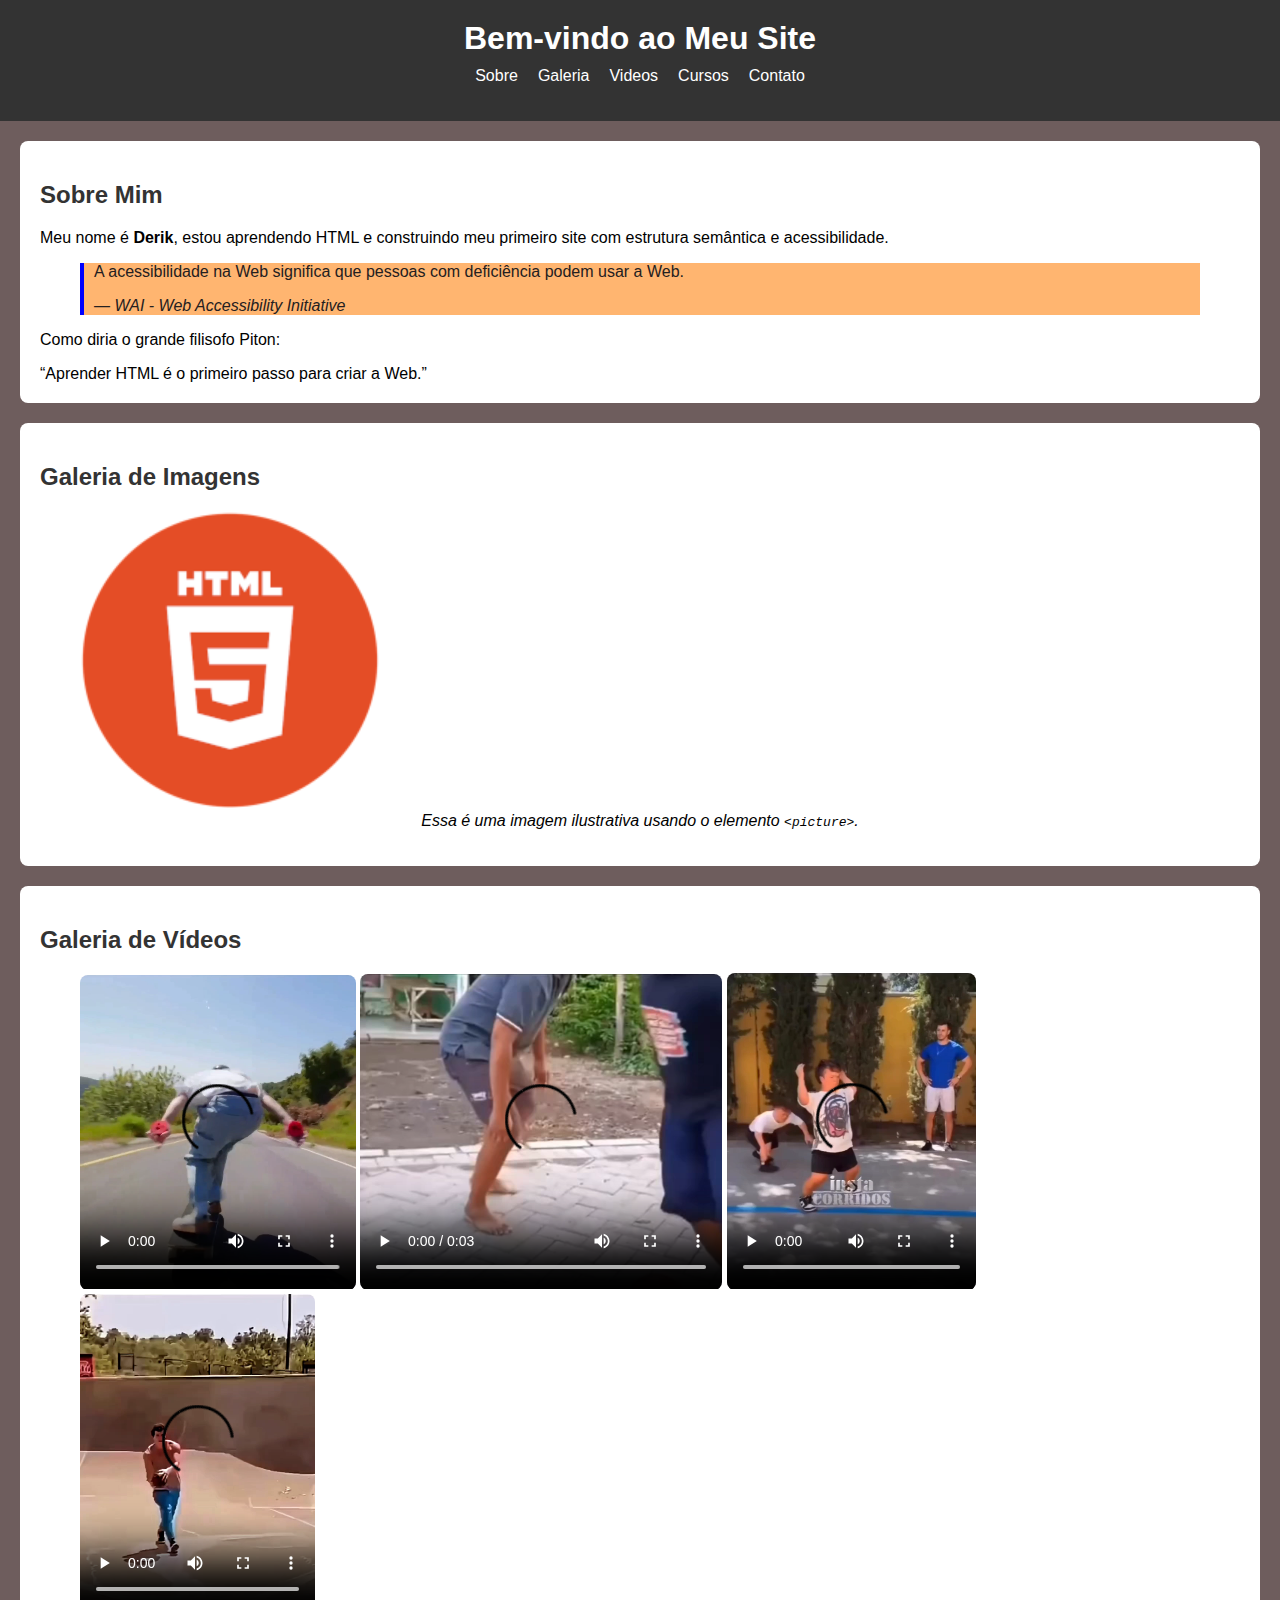
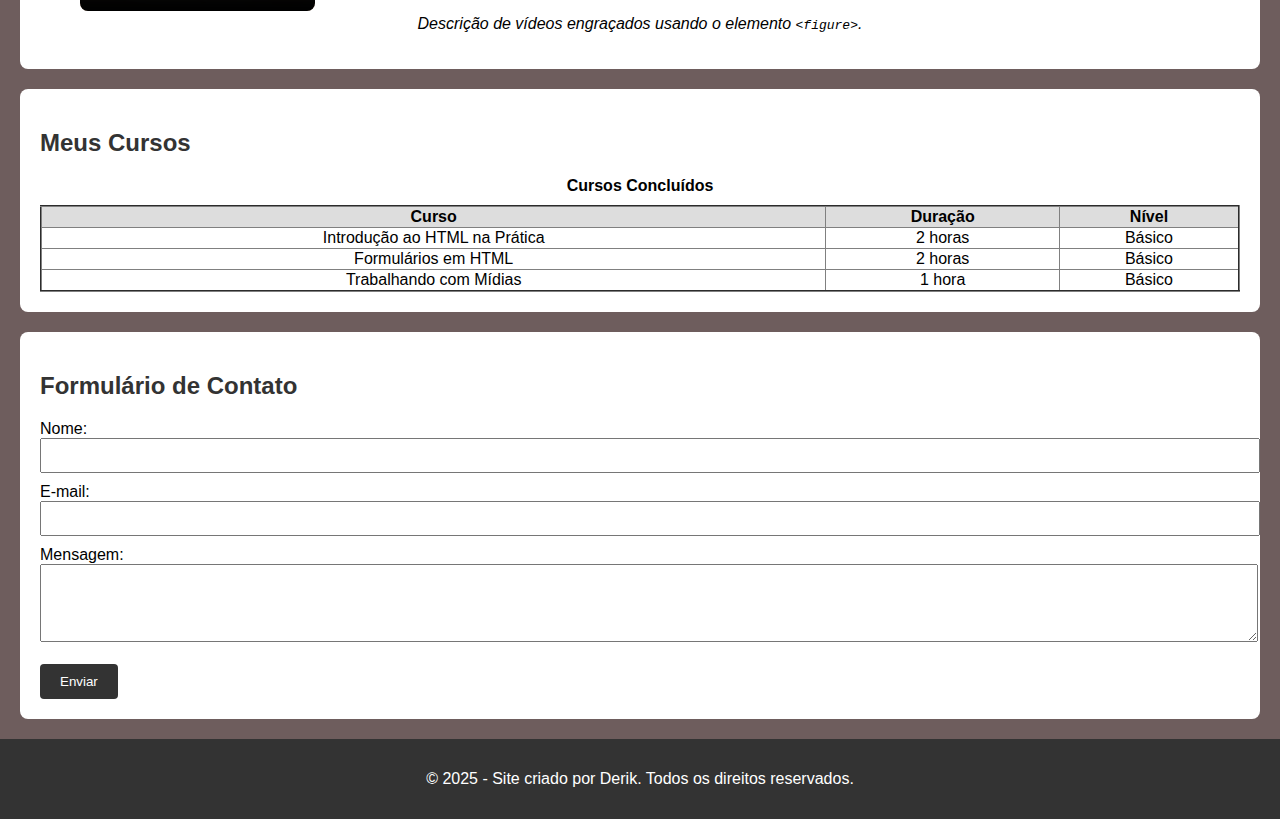
<file: index.html>
<!DOCTYPE html>
<html lang="pt-BR">
<head>
  <meta charset="UTF-8">
  <meta name="viewport" content="width=device-width, initial-scale=1.0">
  <title>Meu Site Pessoal</title>
  <meta name="description" content="Site simples criado com HTML5 semântico e acessível.">
</head>
<body style="font-family: Arial, sans-serif; margin: 0; padding: 0; background-color: #6e5d5d;">

  <header style="background-color: #333; color: white; padding: 20px; text-align: center;">
    <h1 style="margin: 0;">Bem-vindo ao Meu Site</h1>
    <nav aria-label="Menu principal">
      <ul style="list-style: none; padding: 0; display: flex; justify-content: center; gap: 20px; margin-top: 10px;">
        <li><a href="#sobre" style="color: white; text-decoration: none;">Sobre</a></li>
        <li><a href="#galeria" style="color: white; text-decoration: none;">Galeria</a></li>
        <li><a href="#videos" style="color: white; text-decoration: none;">Videos</a></li>
        <li><a href="#cursos" style="color: white; text-decoration: none;">Cursos</a></li>
        <li><a href="#contato" style="color: white; text-decoration: none;">Contato</a></li>
      </ul>
    </nav>
  </header>

  <main style="padding: 20px;">

    <article id="sobre" style="background-color: white; padding: 20px; border-radius: 8px; margin-bottom: 20px;">
      <h2 style="color: #333;">Sobre Mim</h2>
      <p>Meu nome é <strong>Derik</strong>, estou aprendendo HTML e construindo meu primeiro site com estrutura semântica e acessibilidade.</p>

      <blockquote cite="https://www.w3.org/WAI/" style="border-left: 4px solid blue; padding-left: 10px; color: #242020;background-color: rgb(255, 181, 112);">
        <p>A acessibilidade na Web significa que pessoas com deficiência podem usar a Web.</p>
        <footer>— <cite>WAI - Web Accessibility Initiative</cite></footer>
      </blockquote>

      <p>Como diria o grande filisofo Piton:</p>
      <q>Aprender HTML é o primeiro passo para criar a Web.</q>
    </article>

    <article id="galeria" style="background-color: white; padding: 20px; border-radius: 8px; margin-bottom: 20px;">
      <h2 style="color: #333;">Galeria de Imagens</h2>
      <figure>
        <picture>
          <source srcset="html200.png" type="image/avif">
          <source srcset="html200.png" type="image/webp">
          <img src="html200.png" alt="Descrição de uma imagem HTML" width="300" style="border-radius: 8px;">
        </picture>
        <figcaption style="text-align: center; font-style: italic;">Essa é uma imagem ilustrativa usando o elemento <code>&lt;picture&gt;</code>.</figcaption>
      </figure>
    </article>

     <article id="videos" style="background-color: white; padding: 20px; border-radius: 8px; margin-bottom: 20px;">
      <h2 style="color: #333;">Galeria de Vídeos</h2>
      <figure>
        <video controls width="276" style="border-radius: 8px;">
          <source src="24.mp4" type="video/mp4">
          Seu navegador não suporta o elemento <code>video</code>.
        </video>
        <video controls width="362" style="border-radius: 8px;">
          <source src="19.mp4" type="video/mp4">
          Seu navegador não suporta o elemento <code>video</code>.
        </video>
        <video controls width="249" style="border-radius: 8px;">
          <source src="21.mp4" type="video/mp4">
          Seu navegador não suporta o elemento <code>video</code>.
        </video>
        <video controls width="235" style="border-radius: 8px;">
          <source src="27.mp4" type="video/mp4">
          Seu navegador não suporta o elemento <code>video</code>.
        </video>
        <figcaption style="text-align: center; font-style: italic;">Descrição de vídeos engraçados usando o elemento <code>&lt;figure&gt;</code>.</figcaption></figcaption>
      </figure>
    </article>
  

    <article id="cursos" style="background-color: white; padding: 20px; border-radius: 8px; margin-bottom: 20px;">
      <h2 style="color: #333;">Meus Cursos</h2>
      <table border="2" summary="Tabela com os cursos realizados no bootcamp." style="width: 100%; border-collapse: collapse; text-align: center;">
        <caption style="margin-bottom: 10px; font-weight: bold;">Cursos Concluídos</caption>
        <thead style="background-color: #ddd;">
          <tr>
            <th>Curso</th>
            <th>Duração</th>
            <th>Nível</th>
          </tr>
        </thead>
        <tbody>
          <tr>
            <td>Introdução ao HTML na Prática</td>
            <td>2 horas</td>
            <td>Básico</td>
          </tr>
          <tr>
            <td>Formulários em HTML</td>
            <td>2 horas</td>
            <td>Básico</td>
          </tr>
          <tr>
            <td>Trabalhando com Mídias</td>
            <td>1 hora</td>
            <td>Básico</td>
          </tr>
        </tbody>
      </table>
    </article>

    <article id="contato" style="background-color: white; padding: 20px; border-radius: 8px;">
      <h2 style="color: #333;">Formulário de Contato</h2>
      <form aria-label="Formulário de contato" action="#" method="post">
        <label for="nome">Nome:</label><br>
        <input type="text" id="nome" name="nome" required style="width: 100%; padding: 8px; margin-bottom: 10px;"><br>

        <label for="email">E-mail:</label><br>
        <input type="email" id="email" name="email" required style="width: 100%; padding: 8px; margin-bottom: 10px;"><br>

        <label for="mensagem">Mensagem:</label><br>
        <textarea id="mensagem" name="mensagem" rows="4" cols="50" required style="width: 100%; padding: 8px;"></textarea><br><br>

        <button type="submit" style="padding: 10px 20px; background-color: #333; color: white; border: none; border-radius: 4px;">Enviar</button>
      </form>
    </article>

  </main>

  <footer style="background-color: #333; color: white; text-align: center; padding: 15px;">
    <p>&copy; 2025 - Site criado por Derik. Todos os direitos reservados.</p>
  </footer>

</body>
</html>
</file>
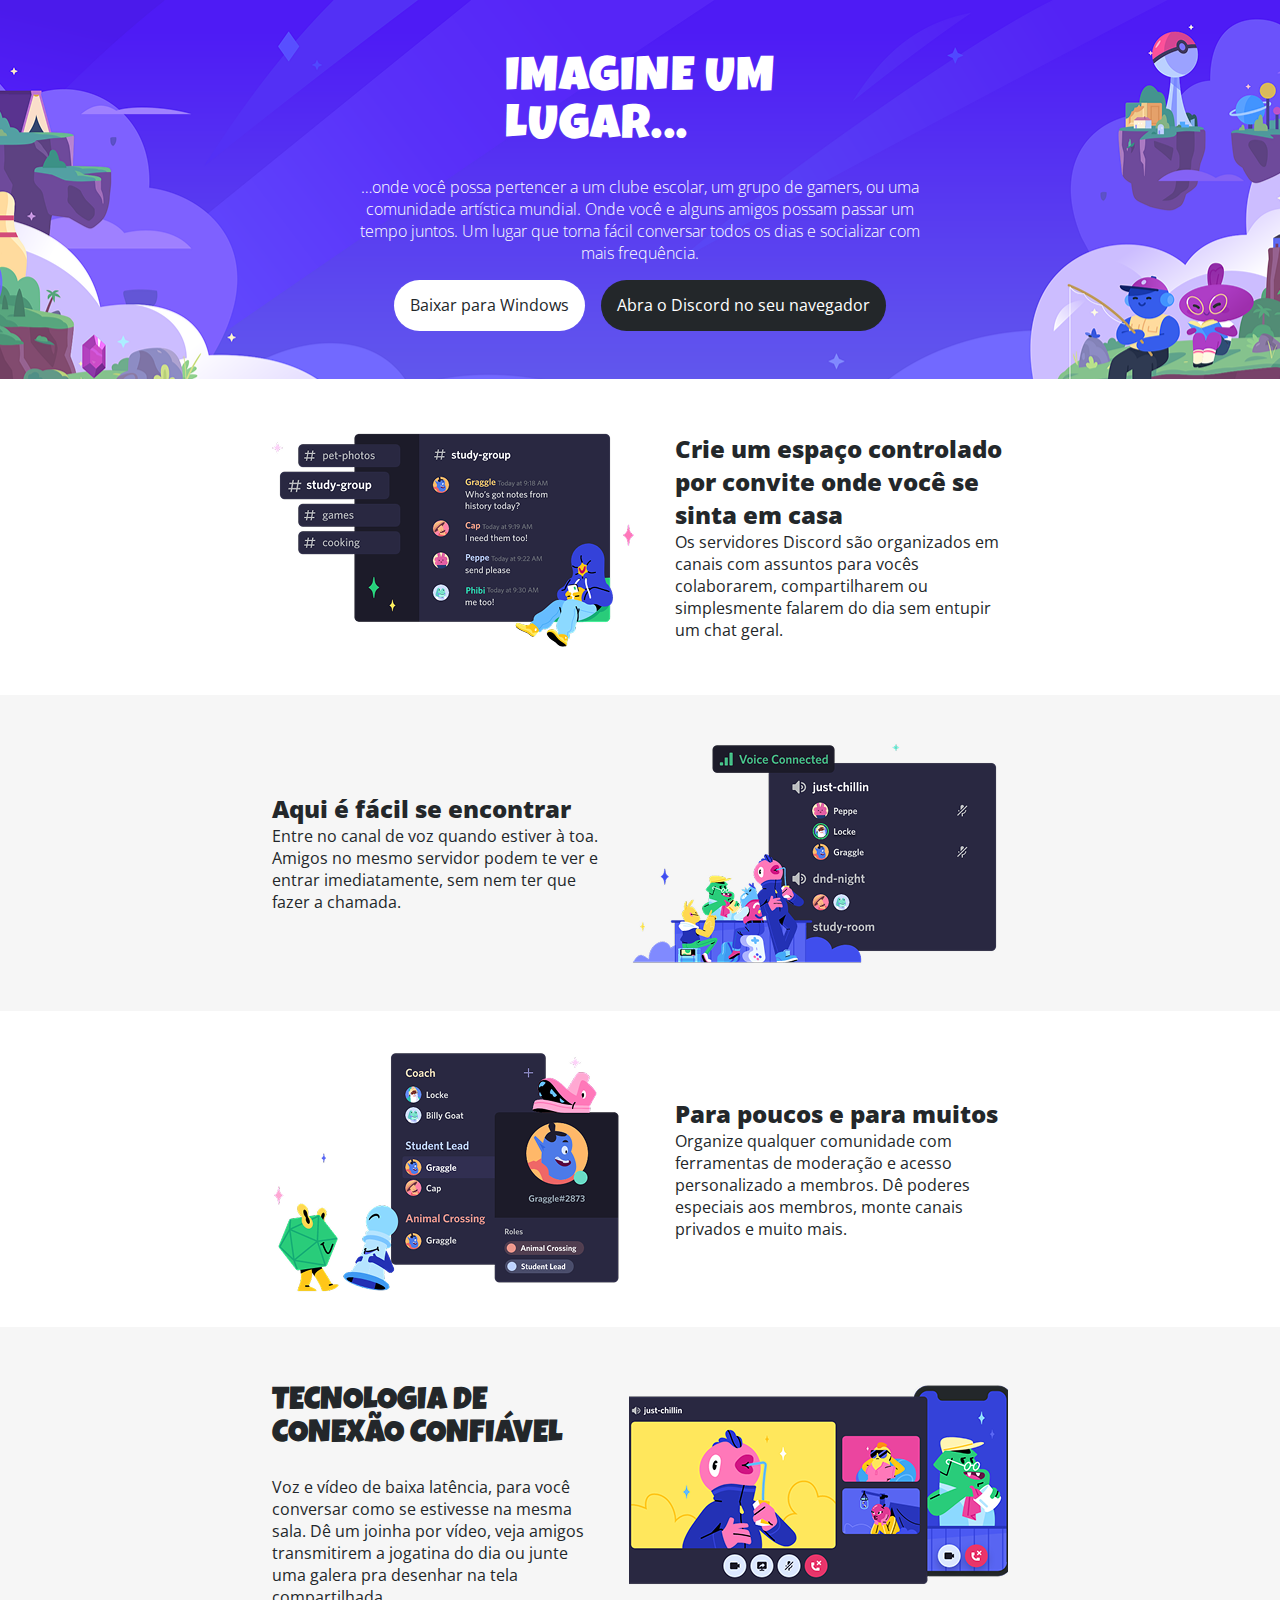
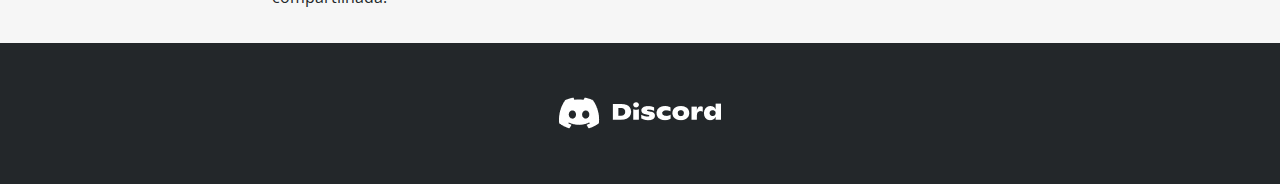
<file: projeto_discord/Projeto Discord/index.html>
<!DOCTYPE html>
<html lang="pt-br">
<head>
    
    <meta charset="UTF-8">
    <meta name="viewport" content="width=device-width, initial-scale=1.0">
    <title>Discord</title>
    <link rel="stylesheet" href="styles.css">
    <link rel="preconnect" href="https://fonts.googleapis.com">
    <link rel="preconnect" href="https://fonts.gstatic.com" crossorigin>
    <link href="https://fonts.googleapis.com/css2?family=Luckiest+Guy&family=Open+Sans:ital,wght@0,300..800;1,300..800&display=swap" rel="stylesheet">


</head>
<body>

    <header>
        <div class="hero">
        <h1>IMAGINE UM <br>LUGAR...</h1>
        <p>…onde você possa pertencer a um clube escolar, um grupo de gamers, ou uma comunidade artística mundial. Onde você e alguns amigos possam passar um tempo juntos. Um lugar que torna fácil conversar todos os dias e socializar com mais frequência.</p>
        <div class="button-wrapper">
            <a href="#" class="button1">Baixar para Windows</a>
            <a href="#" class="button2">Abra o Discord no seu navegador</a>
        </div>
        </div>
        
      
    </header>
<main>
     <div class="section-container">
        <section class="section-item" id="1">
        <img src="images/Section Image-1.png" alt="ds1">
        <div class="text-wrapper">
            <h2>Crie um espaço controlado por convite onde você se sinta em casa</h2>
            <p>Os servidores Discord são organizados em canais com assuntos para vocês colaborarem, compartilharem ou simplesmente falarem do dia sem entupir um chat geral.</p>
        </div>
    </section>

    <div class="section-container2">
        <section class="section-item" id="item2">
        
       <div class="text-wrapper">
        <h2>Aqui é fácil se encontrar</h2>
        <p>Entre no canal de voz quando estiver à toa. Amigos no mesmo servidor podem te ver e entrar imediatamente, sem nem ter que fazer a chamada.

        </p></div> 
        <img src="images/Section Image-2.png" alt="">
    </section>
    </div>
   
    
    <div class="section-container"></div>
    <section class="section-item" id="3">
        <img src="images/Section Image-3.png" alt="">
        <div class="text-wrapper">
             <h2>Para poucos e para muitos</h2>
            <p>
            Organize qualquer comunidade com ferramentas de moderação e acesso personalizado a membros. Dê poderes especiais aos membros, monte canais privados e muito mais.
        </p>
        </div>
       
    </section>
    <div class="section-container2">
        <section class="section-item" id="item4">
        <div class="text-wrapper">
            <h2>TECNOLOGIA DE CONEXÃO CONFIÁVEL</h2>
        <p>Voz e vídeo de baixa latência, para você conversar como se estivesse na mesma sala. Dê um joinha por vídeo, veja amigos transmitirem a jogatina do dia ou junte uma galera pra desenhar na tela compartilhada.</p>
        </div>
        
        <img src="images/Section Image 4.png" alt="">
  
    </section>
    </div>
    
    </div>
    
</main>
    

    <footer>
        <img src="images/Logo.png" alt="">
    </footer>
   
    
</body>
</html>
</file>
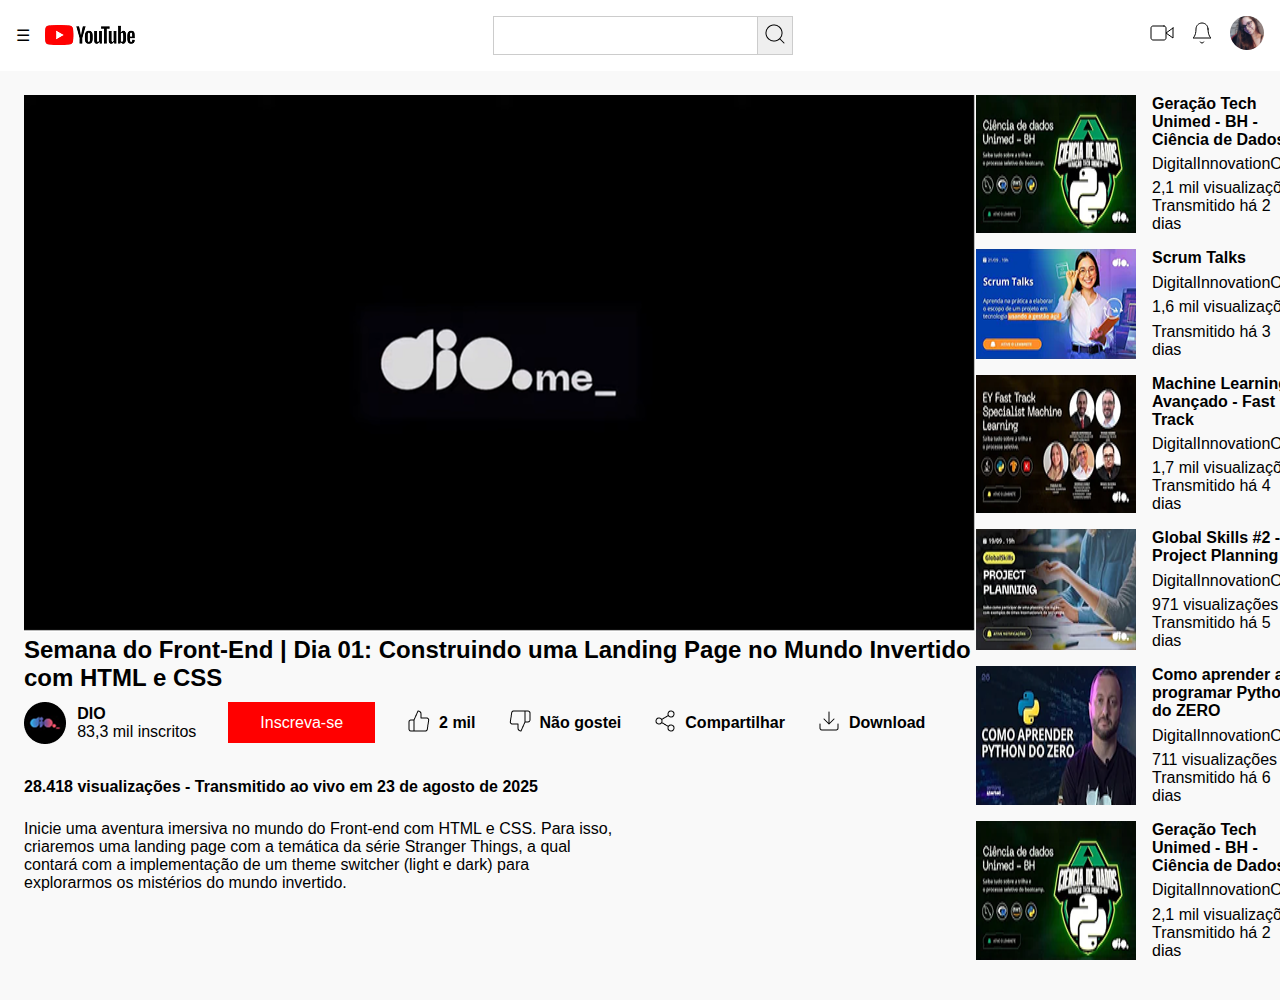
<file: clonando-youtube/youtube.html>
<!DOCTYPE html>
<html lang="pt-br">
<head>
    <meta charset="UTF-8">
    <meta name="viewport" content="width=device-width, initial-scale=1.0">
    <title>Youtube</title>
    <link rel="stylesheet" href="styles.css">
</head>
<body>
        <header>
          <div class="left-header">
            <span class="menu-icon">☰</span>
            <img src="images/youtube 1.png" alt="Logo youtube" class="logo">
          </div>
      

          <div class="search-box">
            <input type="text">
            <button class="search-icon"><img src="images/header/search.png" alt=""></button>
          </div>
      
          
          <div class="right-header">
            <div class="profile">
                <a href="#"><img src="images/video.svg" alt="imagem de video"></a>
                <a href="#"><img src="images/bell.svg" alt="imagem de sino"></a>
                <a href="#"><img src="images/Avatar.svg" alt="imagem de perfil"></a>
            </div>
          </div>
        </header>

    <main>
        <section class="video-area">
            <div class="video-frame">
                <div class="video-simulação">
                    <img src="images/image 2.png" alt="">                   
                </div>

                <h2>Semana do Front-End | Dia 01: Construindo uma Landing Page no Mundo Invertido com HTML e CSS</h2>
               
                
                   
                 
                
                <div class="acoes">
                    <div class="channel-box">
                    <img src="images/main/Channel Avatar.png" alt="">
                    
                    <div class="">
                        <b>DIO</b>
                        <p>83,3 mil inscritos</p>
                    </div>
                    


                    </div>
                    <div class="button">
                        <div class="subscribe">
                         <a href="#" class="subscribe01">Inscreva-se</a>
                        </div>

                        <div class="button01">
                         <a href="#"><img src="images/main/thumbs-up.png" alt=""></a>
                         <b>2 mil</b>
                        </div>
                        <div class="button01">
                         <a href="#"><img src="images/main/thumbs-down.png" alt=""></a>
                         <b>Não gostei</b>
                        </div>
                        <div class="button01">
                         <a href="#"><img src="images/main/share-2.png" alt=""></a>
                         <b>Compartilhar</b>
                        </div>
                        <div class="button01">
                         <a href="#"><img src="images/main/download.png" alt=""></a>
                         <b>Download</b>
                        </div>

                      

                    </div>
                      
                   
                </div>
                 <div class="viwer">
                    <b>28.418 visualizações - Transmitido ao vivo em 23 de agosto de 2025</b>
                </div>
                <p class="descricao">Inicie uma aventura imersiva no mundo do Front-end com HTML e CSS. Para isso,<br> criaremos uma landing page com a temática da série Stranger Things, a qual <br> contará com a implementação de um theme switcher (light e dark) para <br> explorarmos os mistérios do mundo invertido.</p>
            </div>

        </section>

        <aside>

            <div class="tumbnail">
                <img src="images/aside/thumb1.png" alt="">
                <div class="tumbnail-info">
                    <b>Geração Tech Unimed - BH - Ciência de Dados</b>
                    <p>DigitalInnovationOne</p>
                    <p>2,1 mil visualizações <br> Transmitido há 2 dias</p>
                </div>
            </div>
            <div class="tumbnail">
                <img src="images/aside/thumb2.png" alt="">
                <div class="tumbnail-info">
                    <b>Scrum Talks</b>
                    <p>DigitalInnovationOne</p>
                    <p>1,6 mil visualizações </p>
                    <p>Transmitido há 3 dias</p>
                </div>
            </div>
            <div class="tumbnail">
                <img src="images/aside/thumb3.png" alt="">
                <div class="tumbnail-info">
                    <b>Machine Learning Avançado - Fast Track</b>
                    <p>DigitalInnovationOne</p>
                    <p>1,7 mil visualizações <br> Transmitido há 4 dias</p>
                </div>
            </div>
            <div class="tumbnail">
                <img src="images/aside/thumb4.png" alt="">
                <div class="tumbnail-info">
                    <b>Global Skills #2 - Project Planning</b>
                    <p>DigitalInnovationOne</p>
                    <p>971 visualizações <br>Transmitido há 5 dias</p>
                </div>
            </div>
            <div class="tumbnail">
                <img src="images/aside/thumb5.png" alt="">
                <div class="tumbnail-info">
                    <b>Como aprender a programar Python do ZERO</b>
                    <p>DigitalInnovationOne</p>
                    <p>711 visualizações <br> Transmitido há 6 dias</p>
                </div>
            </div>
            <div class="tumbnail">
                <img src="images/aside/thumb6.png" alt="">
                <div class="tumbnail-info">
                    <b>Geração Tech Unimed - BH - Ciência de Dados</b>
                    <p>DigitalInnovationOne</p>
                    <p>2,1 mil visualizações <br> Transmitido há 2 dias</p>
                </div>
            </div>
            </div>

        </aside>

    </main>
    
</body>
</html>
</file>
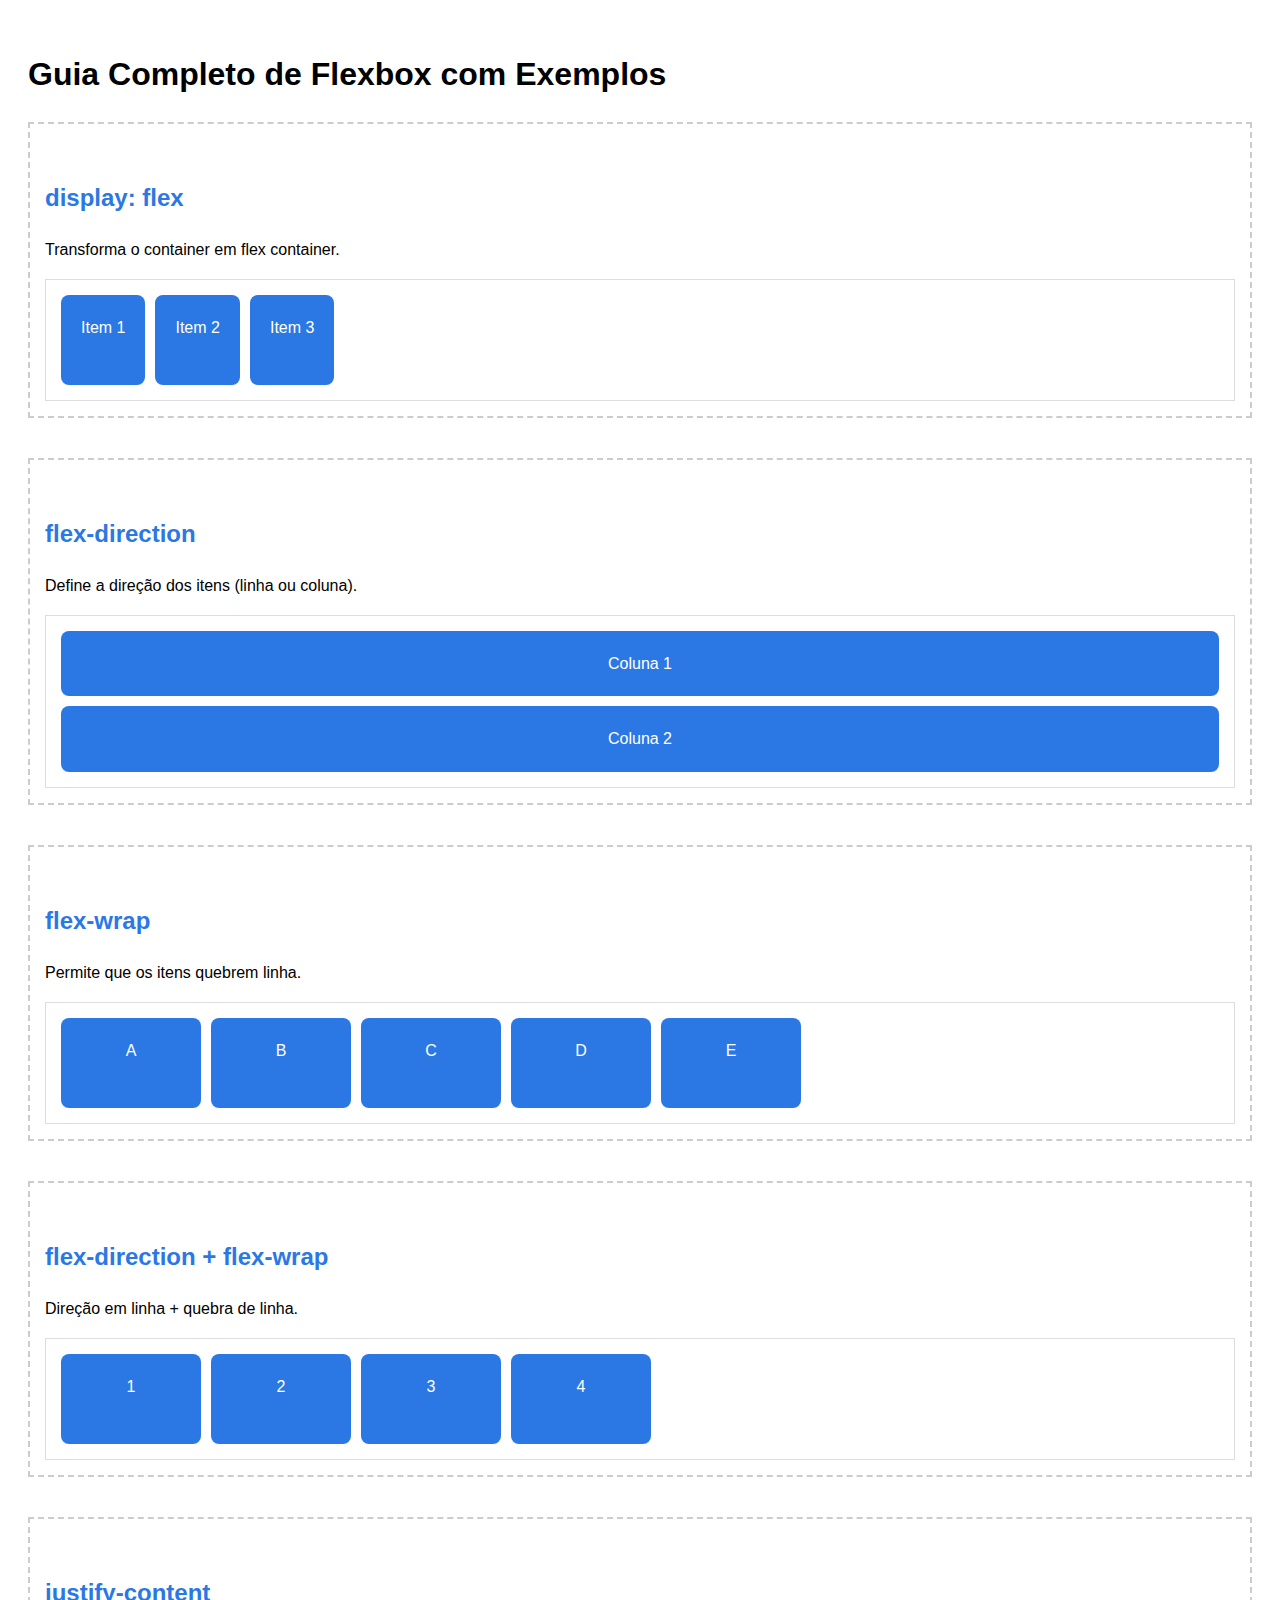
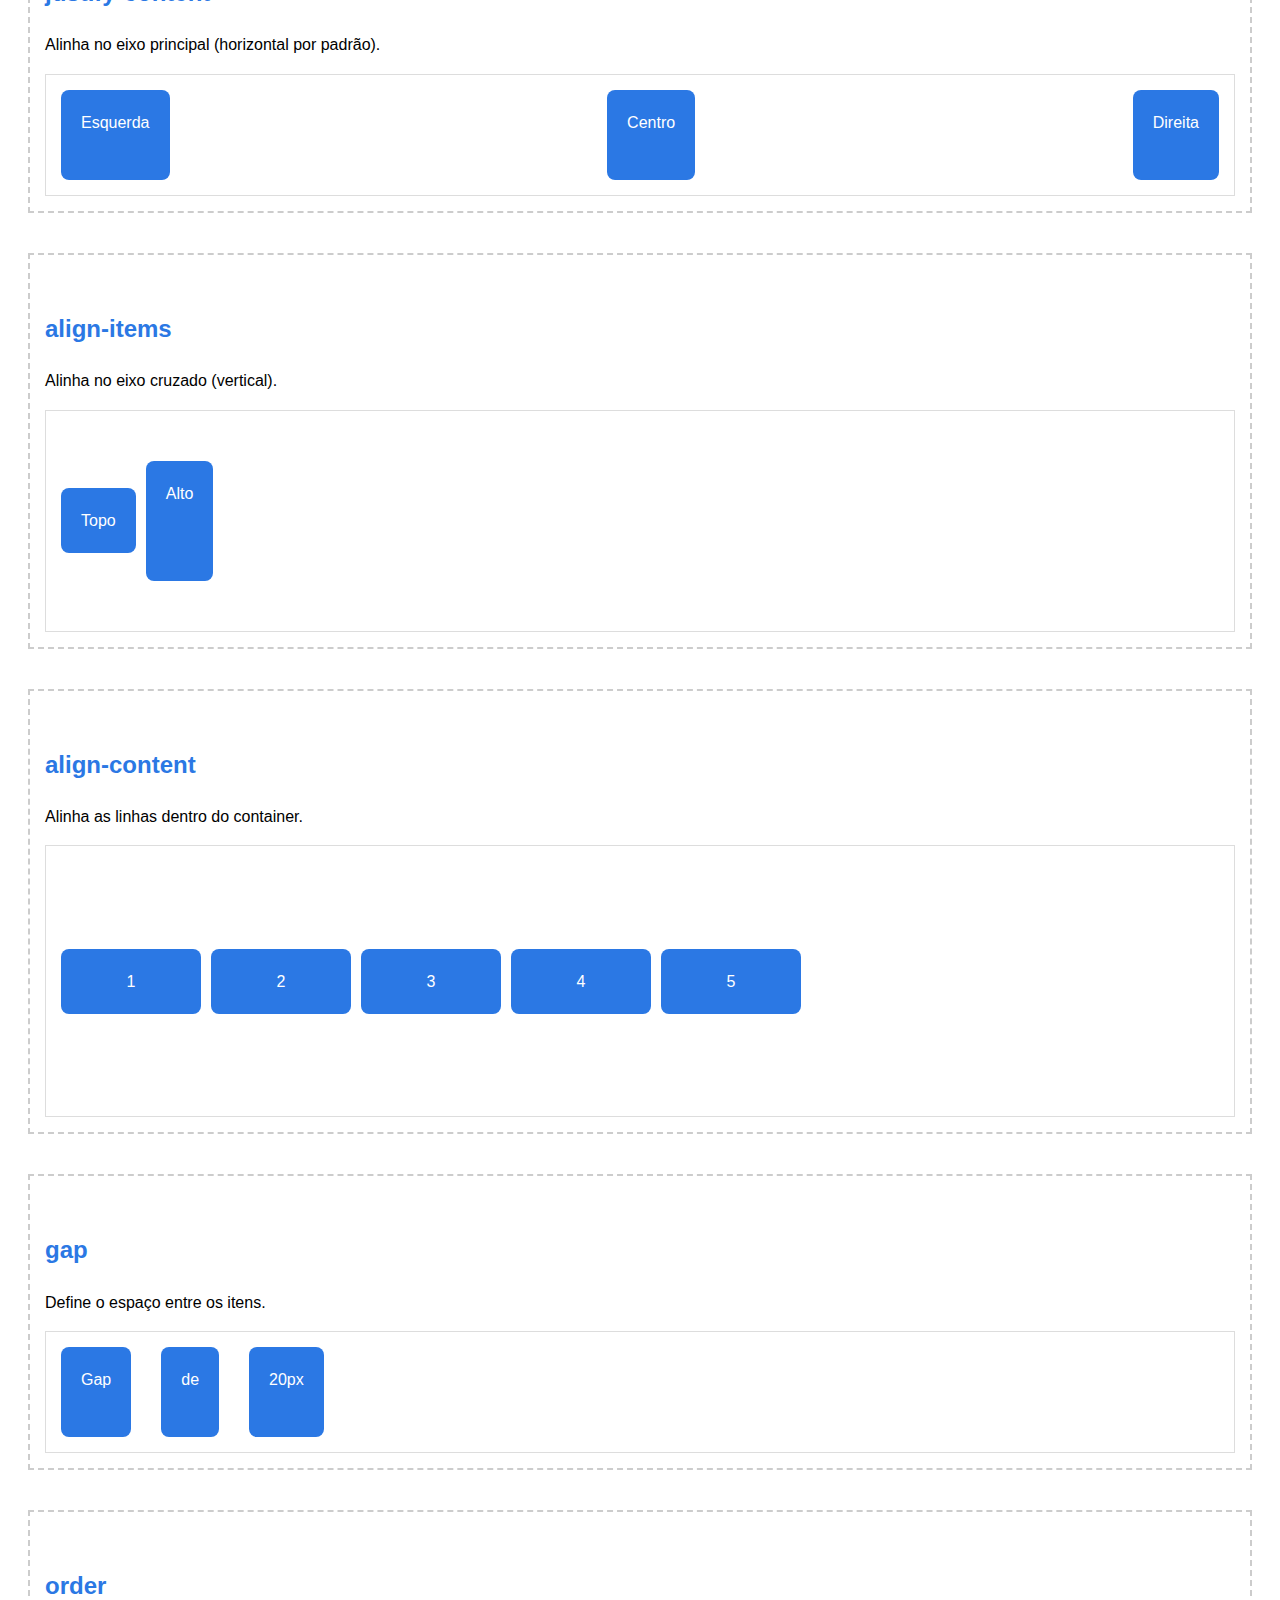
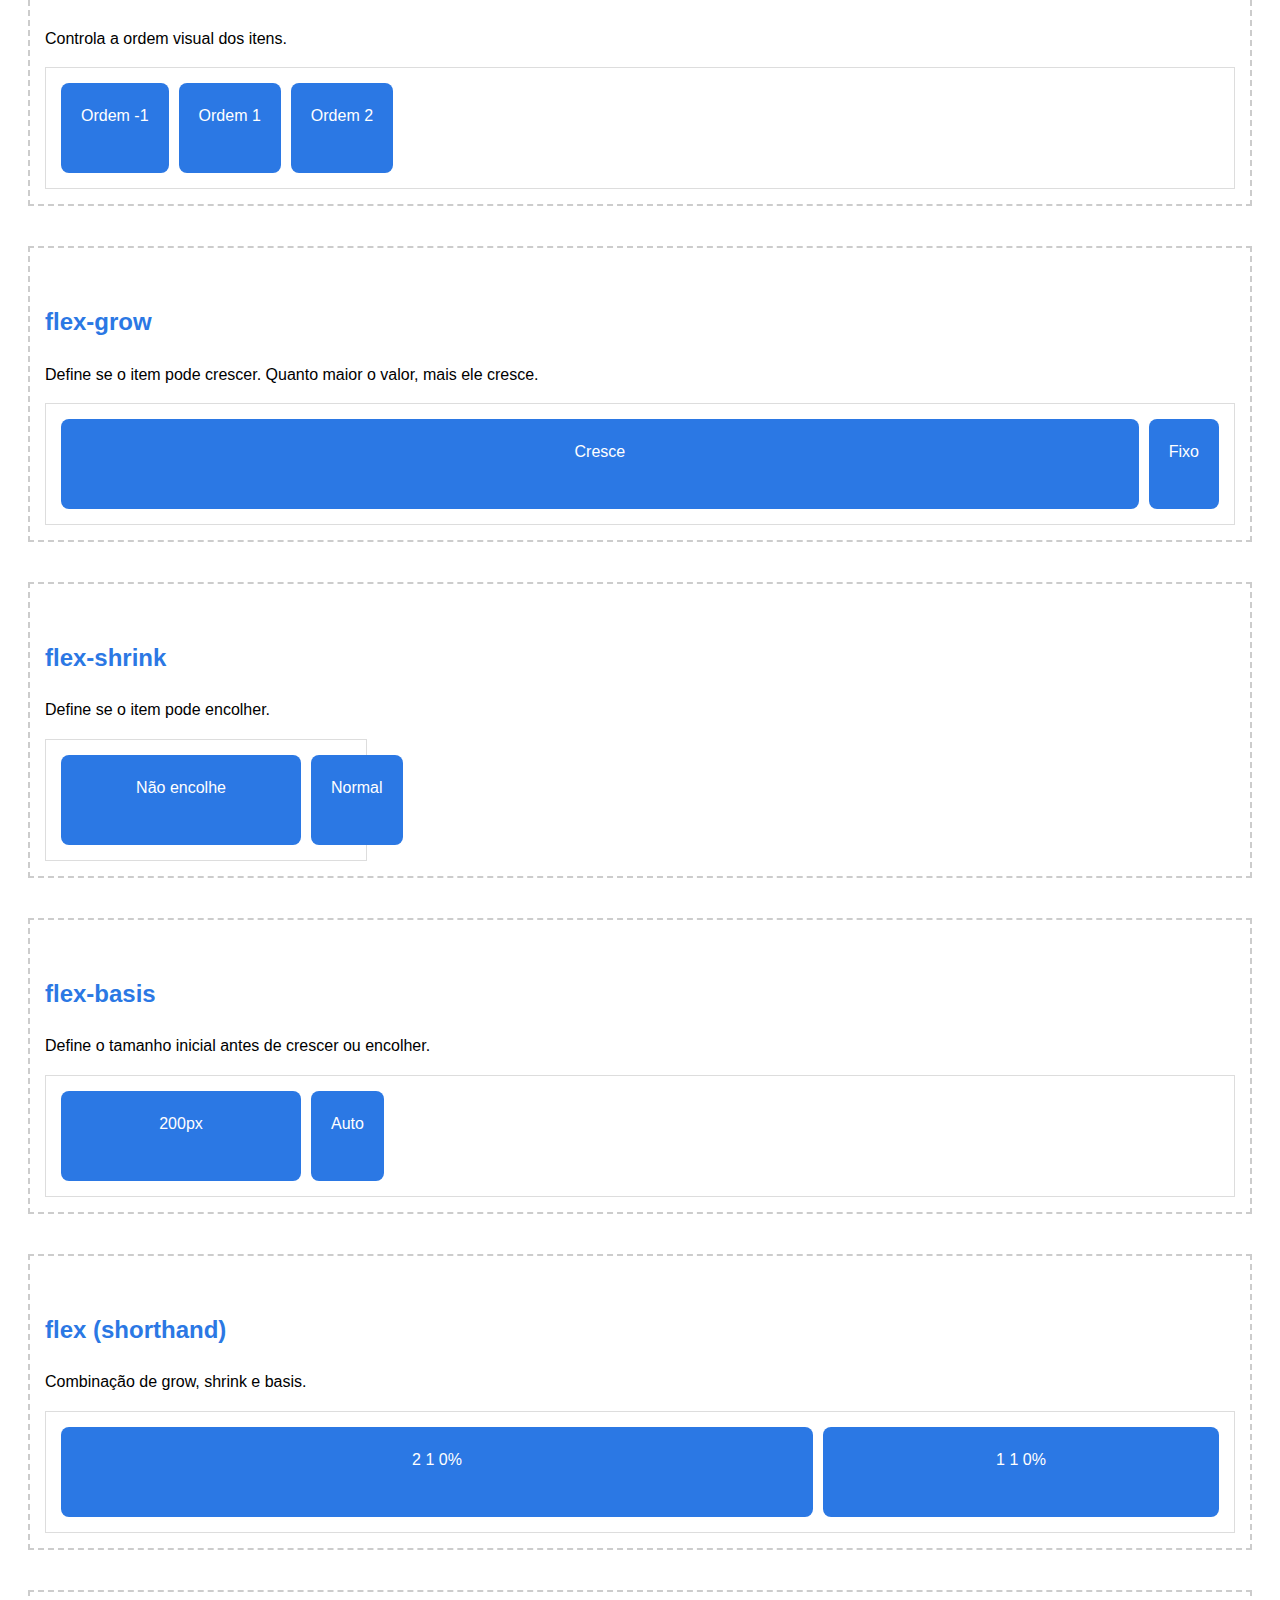
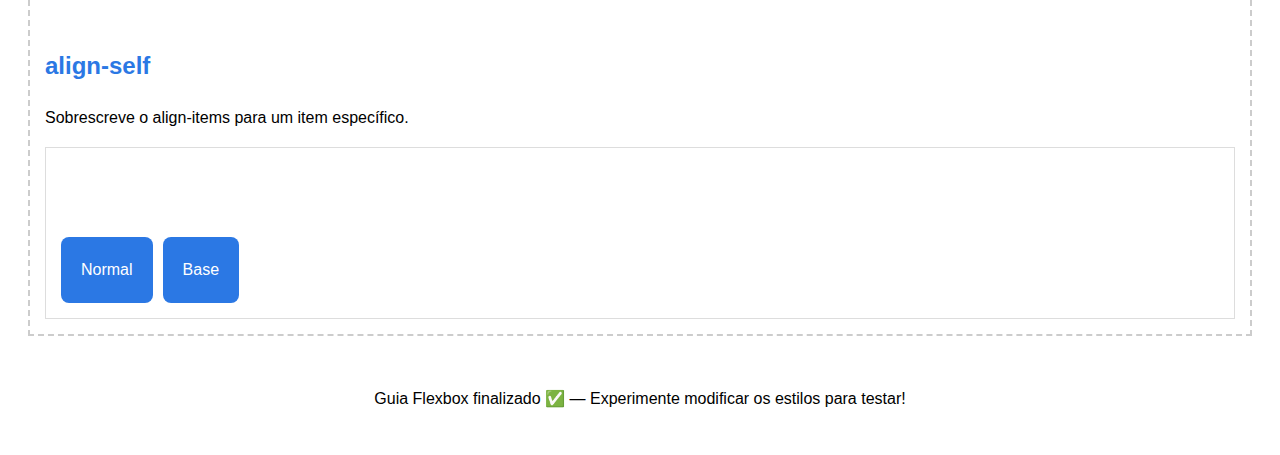
<file: Flexbox/flexbox.html>
<!DOCTYPE html>
<html lang="pt-br">
<head>
  <meta charset="UTF-8">
  <title>Guia Completo Flexbox</title>
  <style>
    body {
      font-family: Arial, sans-serif;
      padding: 20px;
      line-height: 1.6;
    }

    h2 {
      color: #2b78e4;
      margin-top: 40px;
    }

    .caixa {
      border: 2px dashed #ccc;
      padding: 15px;
      margin-bottom: 40px;
    }

    .container {
      display: flex;
      border: 1px solid #ddd;
      padding: 10px;
      min-height: 100px;
      margin-top: 10px;
    }

    .item {
      background-color: #2b78e4;
      color: #fff;
      padding: 20px;
      text-align: center;
      margin: 5px;
      border-radius: 8px;
    }

    .vertical {
      flex-direction: column;
    }

    .wrap {
      flex-wrap: wrap;
    }

    .nowrap {
      flex-wrap: nowrap;
    }

    .justify-center {
      justify-content: center;
    }

    .justify-space-between {
      justify-content: space-between;
    }

    .align-center {
      align-items: center;
      height: 200px;
    }

    .align-end {
      align-items: flex-end;
    }

    .align-content-center {
      flex-wrap: wrap;
      align-content: center;
      height: 250px;
    }

    .gap-container {
      gap: 20px;
    }

    .grow1 {
      flex-grow: 1;
    }

    .shrink0 {
      flex-shrink: 0;
      width: 200px;
    }

    .basis-auto {
      flex-basis: auto;
    }

    .order1 {
      order: 1;
    }

    .order2 {
      order: 2;
    }

    .order-1 {
      order: -1;
    }

    .align-self-end {
      align-self: flex-end;
    }

    .exemplo-pequeno {
      width: 100px;
    }
  </style>
</head>
<body>
  <h1>Guia Completo de Flexbox com Exemplos</h1>

  <div class="caixa">
    <h2>display: flex</h2>
    <p>Transforma o container em flex container.</p>
    <div class="container">
      <div class="item">Item 1</div>
      <div class="item">Item 2</div>
      <div class="item">Item 3</div>
    </div>
  </div>

  <div class="caixa">
    <h2>flex-direction</h2>
    <p>Define a direção dos itens (linha ou coluna).</p>
    <div class="container vertical">
      <div class="item">Coluna 1</div>
      <div class="item">Coluna 2</div>
    </div>
  </div>

  <div class="caixa">
    <h2>flex-wrap</h2>
    <p>Permite que os itens quebrem linha.</p>
    <div class="container wrap">
      <div class="item exemplo-pequeno">A</div>
      <div class="item exemplo-pequeno">B</div>
      <div class="item exemplo-pequeno">C</div>
      <div class="item exemplo-pequeno">D</div>
      <div class="item exemplo-pequeno">E</div>
    </div>
  </div>

  <div class="caixa">
    <h2>flex-direction + flex-wrap</h2>
    <p>Direção em linha + quebra de linha.</p>
    <div class="container wrap" style="flex-direction: row;">
      <div class="item exemplo-pequeno">1</div>
      <div class="item exemplo-pequeno">2</div>
      <div class="item exemplo-pequeno">3</div>
      <div class="item exemplo-pequeno">4</div>
    </div>
  </div>

  <div class="caixa">
    <h2>justify-content</h2>
    <p>Alinha no eixo principal (horizontal por padrão).</p>
    <div class="container justify-space-between">
      <div class="item">Esquerda</div>
      <div class="item">Centro</div>
      <div class="item">Direita</div>
    </div>
  </div>

  <div class="caixa">
    <h2>align-items</h2>
    <p>Alinha no eixo cruzado (vertical).</p>
    <div class="container align-center">
      <div class="item">Topo</div>
      <div class="item" style="height: 80px;">Alto</div>
    </div>
  </div>

  <div class="caixa">
    <h2>align-content</h2>
    <p>Alinha as linhas dentro do container.</p>
    <div class="container align-content-center">
      <div class="item exemplo-pequeno">1</div>
      <div class="item exemplo-pequeno">2</div>
      <div class="item exemplo-pequeno">3</div>
      <div class="item exemplo-pequeno">4</div>
      <div class="item exemplo-pequeno">5</div>
    </div>
  </div>

  <div class="caixa">
    <h2>gap</h2>
    <p>Define o espaço entre os itens.</p>
    <div class="container gap-container">
      <div class="item">Gap</div>
      <div class="item">de</div>
      <div class="item">20px</div>
    </div>
  </div>

  <div class="caixa">
    <h2>order</h2>
    <p>Controla a ordem visual dos itens.</p>
    <div class="container">
      <div class="item order2">Ordem 2</div>
      <div class="item order-1">Ordem -1</div>
      <div class="item order1">Ordem 1</div>
    </div>
  </div>

  <div class="caixa">
    <h2>flex-grow</h2>
    <p>Define se o item pode crescer. Quanto maior o valor, mais ele cresce.</p>
    <div class="container">
      <div class="item grow1">Cresce</div>
      <div class="item">Fixo</div>
    </div>
  </div>

  <div class="caixa">
    <h2>flex-shrink</h2>
    <p>Define se o item pode encolher.</p>
    <div class="container" style="width: 300px;">
      <div class="item shrink0">Não encolhe</div>
      <div class="item">Normal</div>
    </div>
  </div>

  <div class="caixa">
    <h2>flex-basis</h2>
    <p>Define o tamanho inicial antes de crescer ou encolher.</p>
    <div class="container">
      <div class="item" style="flex-basis: 200px;">200px</div>
      <div class="item">Auto</div>
    </div>
  </div>

  <div class="caixa">
    <h2>flex (shorthand)</h2>
    <p>Combinação de grow, shrink e basis.</p>
    <div class="container">
      <div class="item" style="flex: 2 1 0%;">2 1 0%</div>
      <div class="item" style="flex: 1 1 0%;">1 1 0%</div>
    </div>
  </div>

  <div class="caixa">
    <h2>align-self</h2>
    <p>Sobrescreve o align-items para um item específico.</p>
    <div class="container align-end" style="height: 150px;">
      <div class="item">Normal</div>
      <div class="item align-self-end">Base</div>
    </div>
  </div>

  <footer style="margin-top: 50px; text-align: center;">
    <p>Guia Flexbox finalizado ✅ — Experimente modificar os estilos para testar!</p>
  </footer>
</body>
</html>
</file>
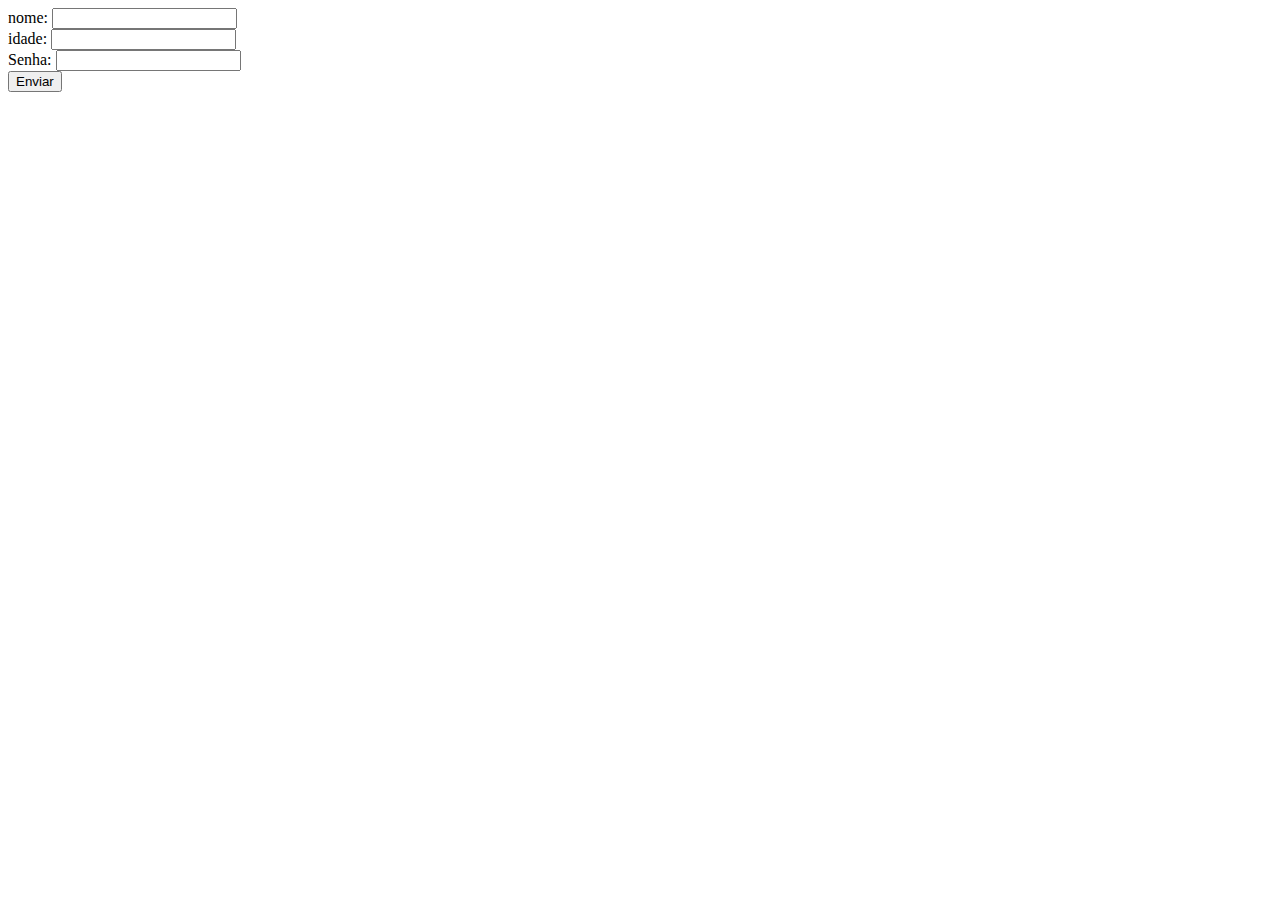
<file: Formulário/Formulario.html>
<!DOCTYPE html>
<html lang="en">
<head>
    <meta charset="UTF-8">
    <meta name="viewport" content="width=device-width, initial-scale=1.0">
    <title>Formulário de cadastro</title>
</head>
<body>

    <form name="signup" autocomplete="off"  onsubmit="alert"  method="post" action="#">
        nome: <input type="text" name="name"><br>
        idade: <input type="number" name="age"><br>
        Senha: <input type="password" name="password"><br>
        <button type="submit">Enviar</button>


    </form>
    
</body>
</html>
</file>
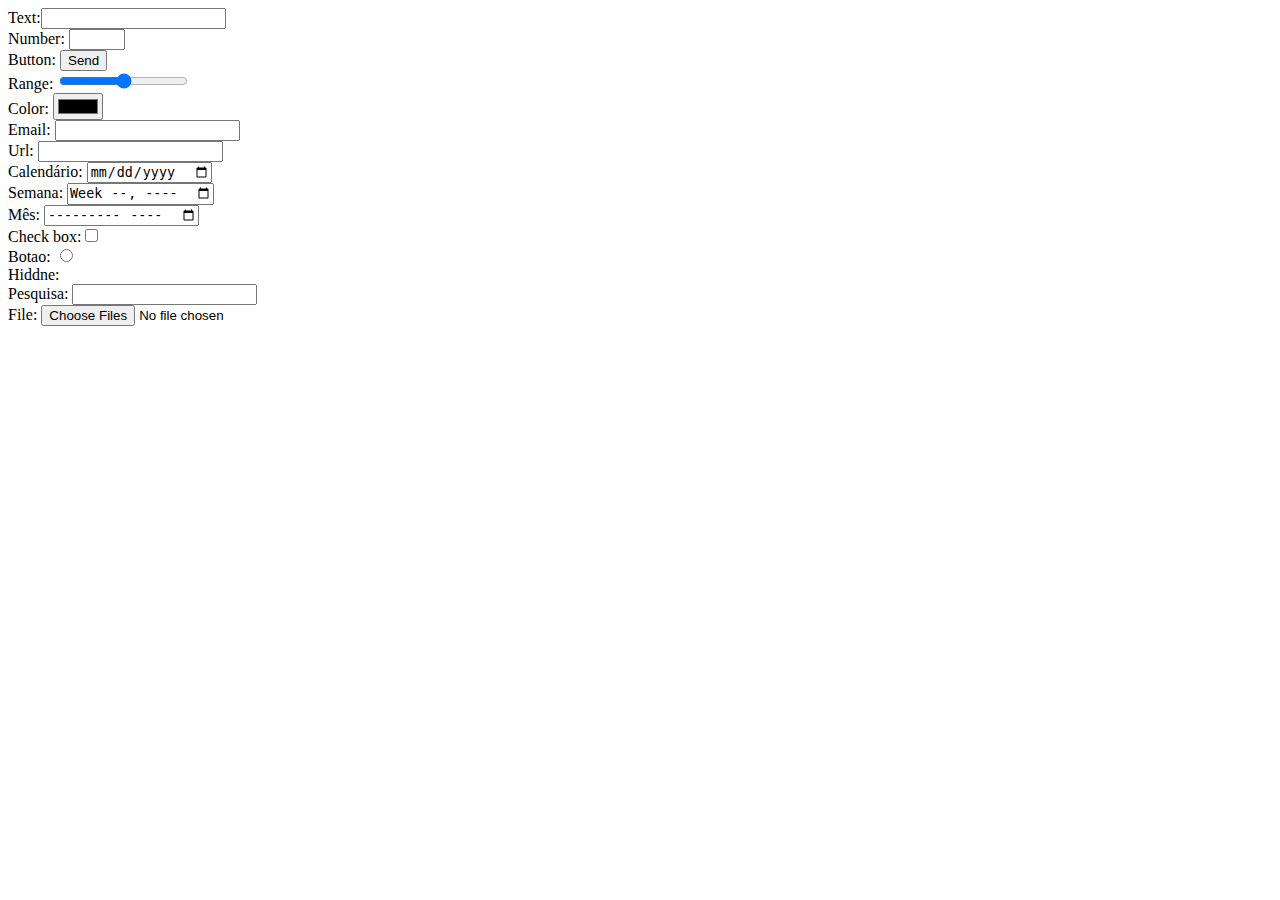
<file: Formulário/input.html>
<!DOCTYPE html>
<html lang="en">
<head>
    <meta charset="UTF-8">
    <meta name="viewport" content="width=device-width, initial-scale=1.0">
    <title>Input</title>
</head>
<body>

    <label>Text:</label><input type="text"><br>
    <label for="">Number: </label><input type="number" min="0" max="99"><br>
    <label for="">Button: </label><input type="submit" value="Send"><br>
    <label for="">Range: </label><input type="range"><br>
    <label for="">Color: </label><input type="color"><br>
    <label for="">Email: </label><input type="email"><br>
    <label for="">Url: </label><input type="url"><br>
    <label for="">Calendário: </label><input type="date"><br>
    <label for="">Semana: </label><input type="week"><br>
    <label for="">Mês: </label><input type="month"><br>
    <label for="">Check box:</label><input type="checkbox"><br>
    <label for="">Botao: </label><input type="radio" ><br>
    <label for="">Hiddne: </label><input type="hidden"><br>
    <label for="">Pesquisa: </label><input type="search"><br>
    <label for="">File: </label><input type="file" multiple><br>
    
</body>
</html>
</file>
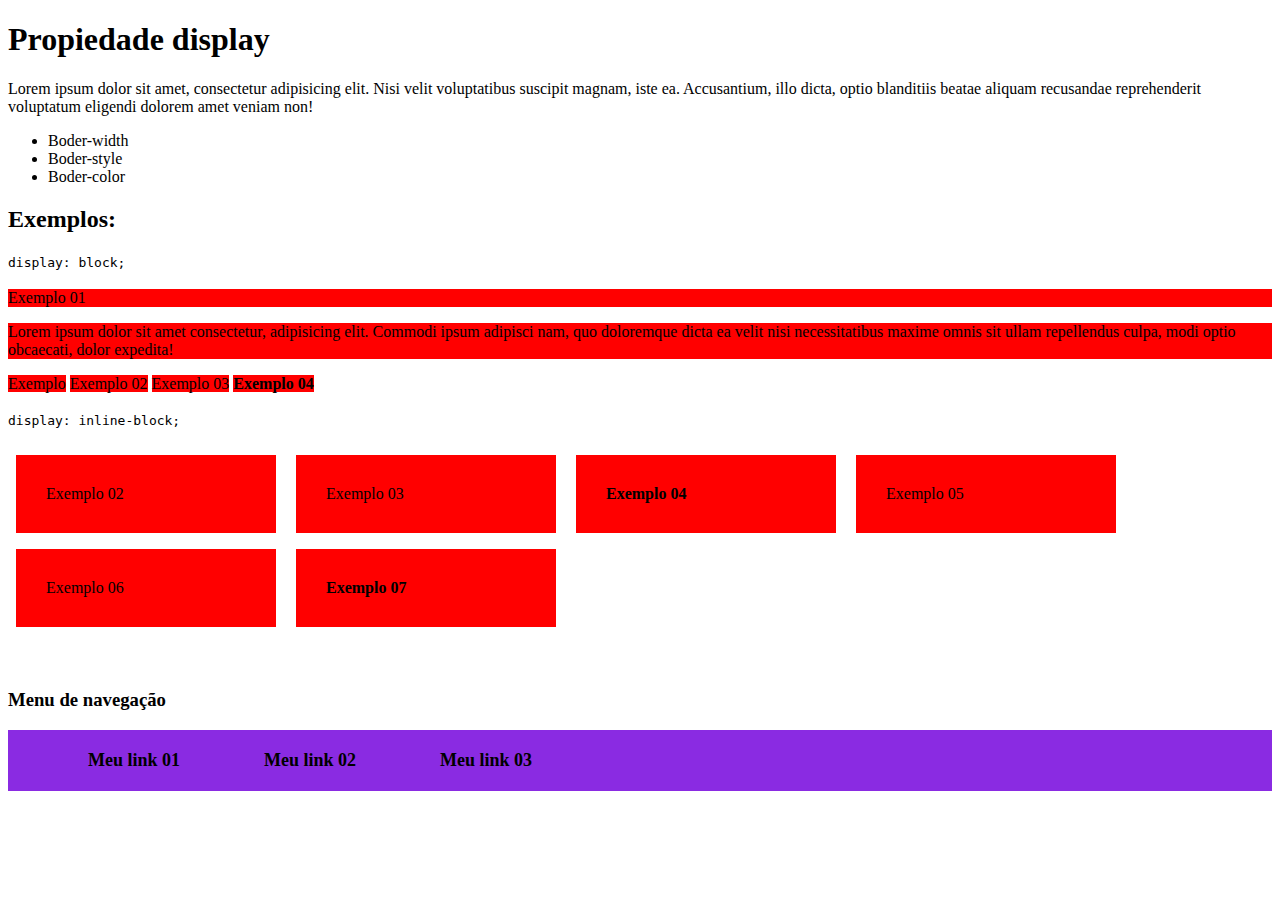
<file: Posicionamento/display-block.html>
<!DOCTYPE html>
<html lang="en">
<head>
    <meta charset="UTF-8">
    <meta name="viewport" content="width=device-width, initial-scale=1.0">
    <title>Posicionamento</title>
    <style>
        .exemplo{

            background-color: red;
        }
        .inline-block{
            display: inline-block;
            width: 200px;
            margin: 8px;
            padding: 30px;
        }
        .menu{
            background-color: blueviolet;
        }
        .menu ul li{
            display: inline-block;
            padding: 20px 40px;
        }

        .menu ul li a{
            text-decoration: none;
            color: black;
            font-weight: bold;
            font-size: 18px;
        }

    </style>
</head>
<body>
    <h1>Propiedade display</h1>
    <p>Lorem ipsum dolor sit amet, consectetur adipisicing elit. Nisi velit voluptatibus suscipit magnam, iste ea. Accusantium, illo dicta, optio blanditiis beatae aliquam recusandae reprehenderit voluptatum eligendi dolorem amet veniam non!</p>


    <ul>
        <li>Boder-width</li>
        <li>Boder-style</li>
        <li>Boder-color</li>
    </ul>
    
    <h2>Exemplos:</h2>
    <code>display: block;</code>

    <br><br>

    <div class="exemplo 01">Exemplo 01    </div>
        <p class="exemplo">
            Lorem ipsum dolor sit amet consectetur, adipisicing elit. Commodi ipsum adipisci nam, quo doloremque dicta ea velit nisi necessitatibus maxime omnis sit ullam repellendus culpa, modi optio obcaecati, dolor expedita!
        </p>
        <span class="exemplo">Exemplo</span>
        <span class="exemplo">Exemplo 02</span>
        <en class="exemplo">Exemplo 03</en>
        <b class="exemplo">Exemplo 04</b>
        <br><br>

        <code>display: inline-block;</code>
        <br><br>

        <span class="exemplo inline-block">Exemplo 02</span>
        <en class="exemplo inline-block">Exemplo 03</en>
        <b class="exemplo inline-block">Exemplo 04</b>
        <span class="exemplo inline-block">Exemplo 05</span>
        <en class="exemplo inline-block">Exemplo 06</en>
        <b class="exemplo inline-block">Exemplo 07</b>
        <br><br><br>
        <h3>Menu de navegação</h3>
        <nav class="menu">
            <ul>
                <li><a href="#">Meu link 01</a></li>
                <li><a href="#">Meu link 02</a></li>
                <li><a href="#">Meu link 03</a></li>
            </ul>

        </nav>


</body>
</html>
</file>
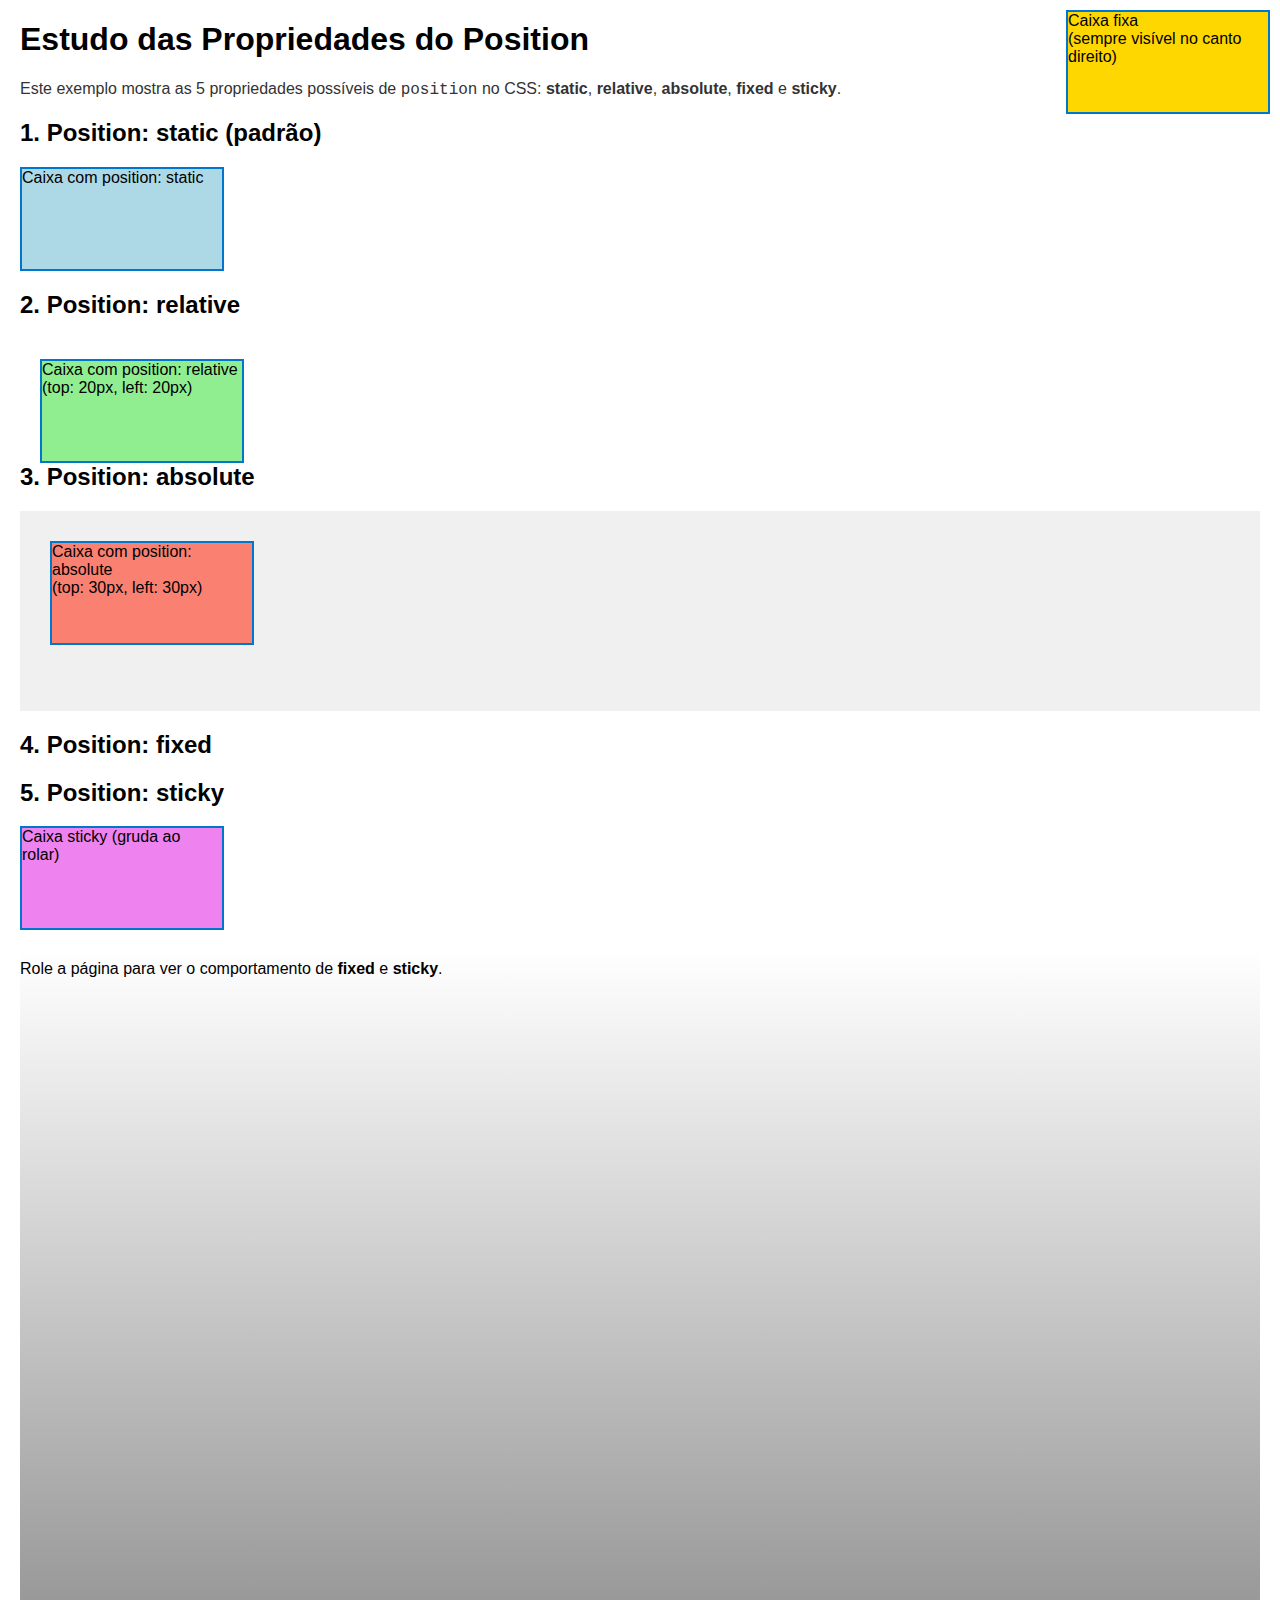
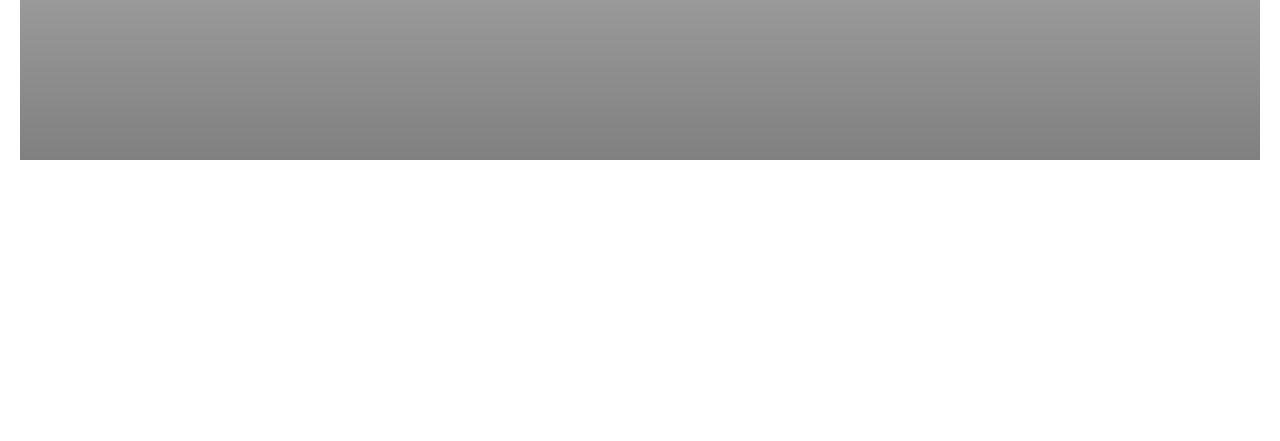
<file: Posicionamento/position.html>
<!DOCTYPE html>
<html lang="pt-br">
<head>
  <meta charset="UTF-8">
  <title>Estudo das 5 Propriedades do Position</title>
  <style>
    body {
      font-family: Arial, sans-serif;
      margin: 20px;
      height: 2000px; /* Para testar o fixed e sticky */
    }

    .explicacao {
      font-size: 16px;
      color: #333;
      margin-bottom: 20px;
    }

    .caixa {
      width: 200px;
      height: 100px;
      background-color: lightblue;
      border: 2px solid #0077cc;
      margin-bottom: 20px;
    }

    /* 1. Static (padrão) */
    .static {
      position: static;
    }

    /* 2. Relative */
    .relative {
      position: relative;
      top: 20px;
      left: 20px;
      background-color: lightgreen;
    }

    /* 3. Absolute */
    .absolute-wrapper {
      position: relative; /* contexto para absolute */
      height: 200px;
      background-color: #f0f0f0;
      margin-bottom: 20px;
    }

    .absolute {
      position: absolute;
      top: 30px;
      left: 30px;
      background-color: salmon;
    }

    /* 4. Fixed */
    .fixed {
      position: fixed;
      top: 10px;
      right: 10px;
      background-color: gold;
      z-index: 1000;
    }

    /* 5. Sticky */
    .sticky {
      position: sticky;
      top: 0;
      background-color: violet;
      z-index: 500;
    }

    /* Utilitário para mostrar sticky */
    .grande {
      height: 800px;
      background: linear-gradient(white, gray);
      padding-top: 10px;
    }

  </style>
</head>
<body>

  <h1>Estudo das Propriedades do Position</h1>

  <p class="explicacao">
    Este exemplo mostra as 5 propriedades possíveis de <code>position</code> no CSS:
    <strong>static</strong>, <strong>relative</strong>, <strong>absolute</strong>,
    <strong>fixed</strong> e <strong>sticky</strong>.
  </p>

  <h2>1. Position: static (padrão)</h2>
  <div class="caixa static">Caixa com position: static</div>

  <h2>2. Position: relative</h2>
  <div class="caixa relative">Caixa com position: relative<br>(top: 20px, left: 20px)</div>

  <h2>3. Position: absolute</h2>
  <div class="absolute-wrapper">
    <div class="caixa absolute">Caixa com position: absolute<br>(top: 30px, left: 30px)</div>
  </div>

  <h2>4. Position: fixed</h2>
  <div class="caixa fixed">Caixa fixa<br>(sempre visível no canto direito)</div>

  <h2>5. Position: sticky</h2>
  <div class="caixa sticky">Caixa sticky (gruda ao rolar)</div>

  <div class="grande">
    Role a página para ver o comportamento de <strong>fixed</strong> e <strong>sticky</strong>.
  </div>

</body>
</html>
</file>
<file: projeto_discord/Projeto Discord/styles.css>
*{
    margin: 0;
    padding: 0;
    box-sizing: border-box;
}

html{
    width: 100vw;
}
header{
    background-image: url(images/asdghvASugklsbaogulbgol.png);
    flex-direction: column;
    padding: 2rem;
    display: flex;
    align-items:flex-start;
    
} 

h1{
   font-family:"Luckiest Guy", cursive;
   color: white;
   letter-spacing: 0.07rem;
   font-weight: 200 ;
   padding: 1.5rem 0;
  
}

header p{
    width: 100%;
    font-family:"Open Sans";
    color: white;
    font-weight: 100;

}

.button-wrapper{
    display: flex;
    flex-direction: column;
    gap: 1rem;
    width: 100%;
    padding: 1rem 0;
    
    
}

.button1,.button2{
    font-family: "Open Sans";
    text-decoration: none;
    padding: 0.9rem 1rem;
    border-radius: 2rem;
    background-color: #23272A;
    text-align: center
;

}

.button1{
    background-color: white;
    color: #23272A;
}

.button2{
    background-color: #23272A;
    color: white;
}

.section-container2{
    background-color: #f6f6f6;
}

.section-item{
    display: flex;
    
    flex-direction: column;
    justify-content: space-between;
    align-items: center;
    padding: 2rem;
    gap: 1.5rem;
}

section h2{
    align-self: flex-start;
    font-family: "Open Sans";
    font-weight: 800;
    color: #23272A;
}



section p{
    font-size: 0.97rem;
    font-family: "Open Sans";
    color: #23272A;
}

#item4 h2{
    font-family: "Luckiest Guy",cursive;
   font-weight: 400;
   padding: 1.5rem 0;
   font-size: 2rem;
    
}
footer{
    display: flex;
    align-items: center;
    justify-content: center;
    padding: 3rem;
    background-color: #23272A;
}


@media (min-width:400px){
    header{
        padding: 5rem;
        background-repeat: no-repeat;
        background-size: cover;
    }
}

@media (min-width:750px){

    html{
    width: 100vw;
}
header{
    background-image: url(images/Header\ Background\ \(1\).png);
    flex-direction: column;
    justify-content: center;
    padding: 2rem;
    display: flex;
    align-items:center;
    background-repeat: no-repeat;
    background-size: cover;
    
} 

.button-wrapper{
    display: flex;
    flex-direction: row;
    justify-content: center;
    align-items: center;
    width: 100%;
    
}
.hero{
    width: 80%;
    display: flex;
    flex-direction: column;
    justify-content: center;
    align-items: center;
}
.hero p{
    width: 80%;
    text-align: center;
}
h1{
   font-family:"Luckiest Guy", cursive;
   color: white;
   letter-spacing: 0.07rem;
   font-weight: 200 ;
   padding: 1.5rem 0;
   font-size: 3rem;
  
}

.section-item{
    
    display: flex;
    flex-direction: row;
    justify-content: space-between;
    align-items: center;
    padding: 2rem;
    gap: 1.5rem;
}




}

@media (min-width:1000px){
    .text-wrapper{
        display: flex;
        flex-direction: column;
        width: 40%;
    }

    .section-item{
        width: 70%;
        display: flex;
        justify-content: center;
        align-items: center;
    }

    .section-container2,.section-container{
        width: 100vw;
        display: flex;
        flex-direction: column;
        align-items: center;
    }

    .hero p{
        width: 60%;
        text-align: center;
    }


}
</file>
<file: clonando-youtube/styles.css>
*{
    box-sizing: border-box;
    margin: 0;
    padding: 0;
}

body{
    font-family:Arial, sans-serif ;
    background-color: #F9F9F9;
}

main{
    display: flex;
    justify-content: space-around;
    align-items: flex-start;
    margin: 1.5rem;
}


header {
  width: 100%;
  display: flex;
  align-items: center;
  justify-content: space-between;
  background-color: #fff;
  padding: 1rem;
}

/* Esquerda */
.left-header {
  display: flex;
  align-items: center;
  gap: 15px;
}

/* Centro */
.search-box {
  display: flex;  
  border: 1px solid #ccc;
  width: 300px;
}

.search-box input[type="text"] {
  width: 100%;
  border: none;

}

.search-icon {
    border: none;
    border-left: 1px solid #ccc;
    height: 100%;
    padding: 0.3rem;
    cursor: pointer;
}

/* Direita */
.right-header {
  display: flex;
  align-items: center;
  
}

.profile {
  display: flex;
  align-items: center;
  justify-content: space-between;
  gap: 1rem;
}

input [type="text"]{
    flex: 1;
    padding: 8px;
    border: 1px solid #ccc;
    border-radius: 20px;
}

.video-area{
    display: flex;
    gap: 30px;
}

.video-frame{
    flex: 3;
}

.video-simulacao{
    background-color: #000;
    color: #fff;
    height: 360px;
    display: flex;
    align-items: center;
    justify-content: center;
    
}

.video-simulacao h2{
font-size: 0.5rem;

}

.acoes{
    display: flex;
    gap: 2rem;
    margin: 10px 0;
    align-items: center;
}

.button{
    display: flex;
    align-items: center;
    justify-content: space-between;
    gap: 2rem;
}

.button01{
    display: flex;
    align-items: center;
    gap: 0.5rem;
}

.subscribe{
    background-color: red;
    border: none;
    padding: 0.7rem 2rem;
}

.subscribe01{
    color: #fff;
    text-decoration: none;
}

.channel-box{
    display: inline-flex;
    justify-content: space-between;
    align-items: center;
    gap: 0.7rem;
}

.channel-box h5{
    font-weight: bold;
}

.viwer{
padding: 1.5rem 0;
}

.tumbnail{
    display: flex;
    justify-content: space-between;
    gap: 1rem;
    padding-bottom: 1rem;
    width: fit-content;
}

.tumbnail-info{
    display: flex ;
    flex-direction: column;
    justify-content: space-between;
    gap: 0.4rem;
}
</file>
